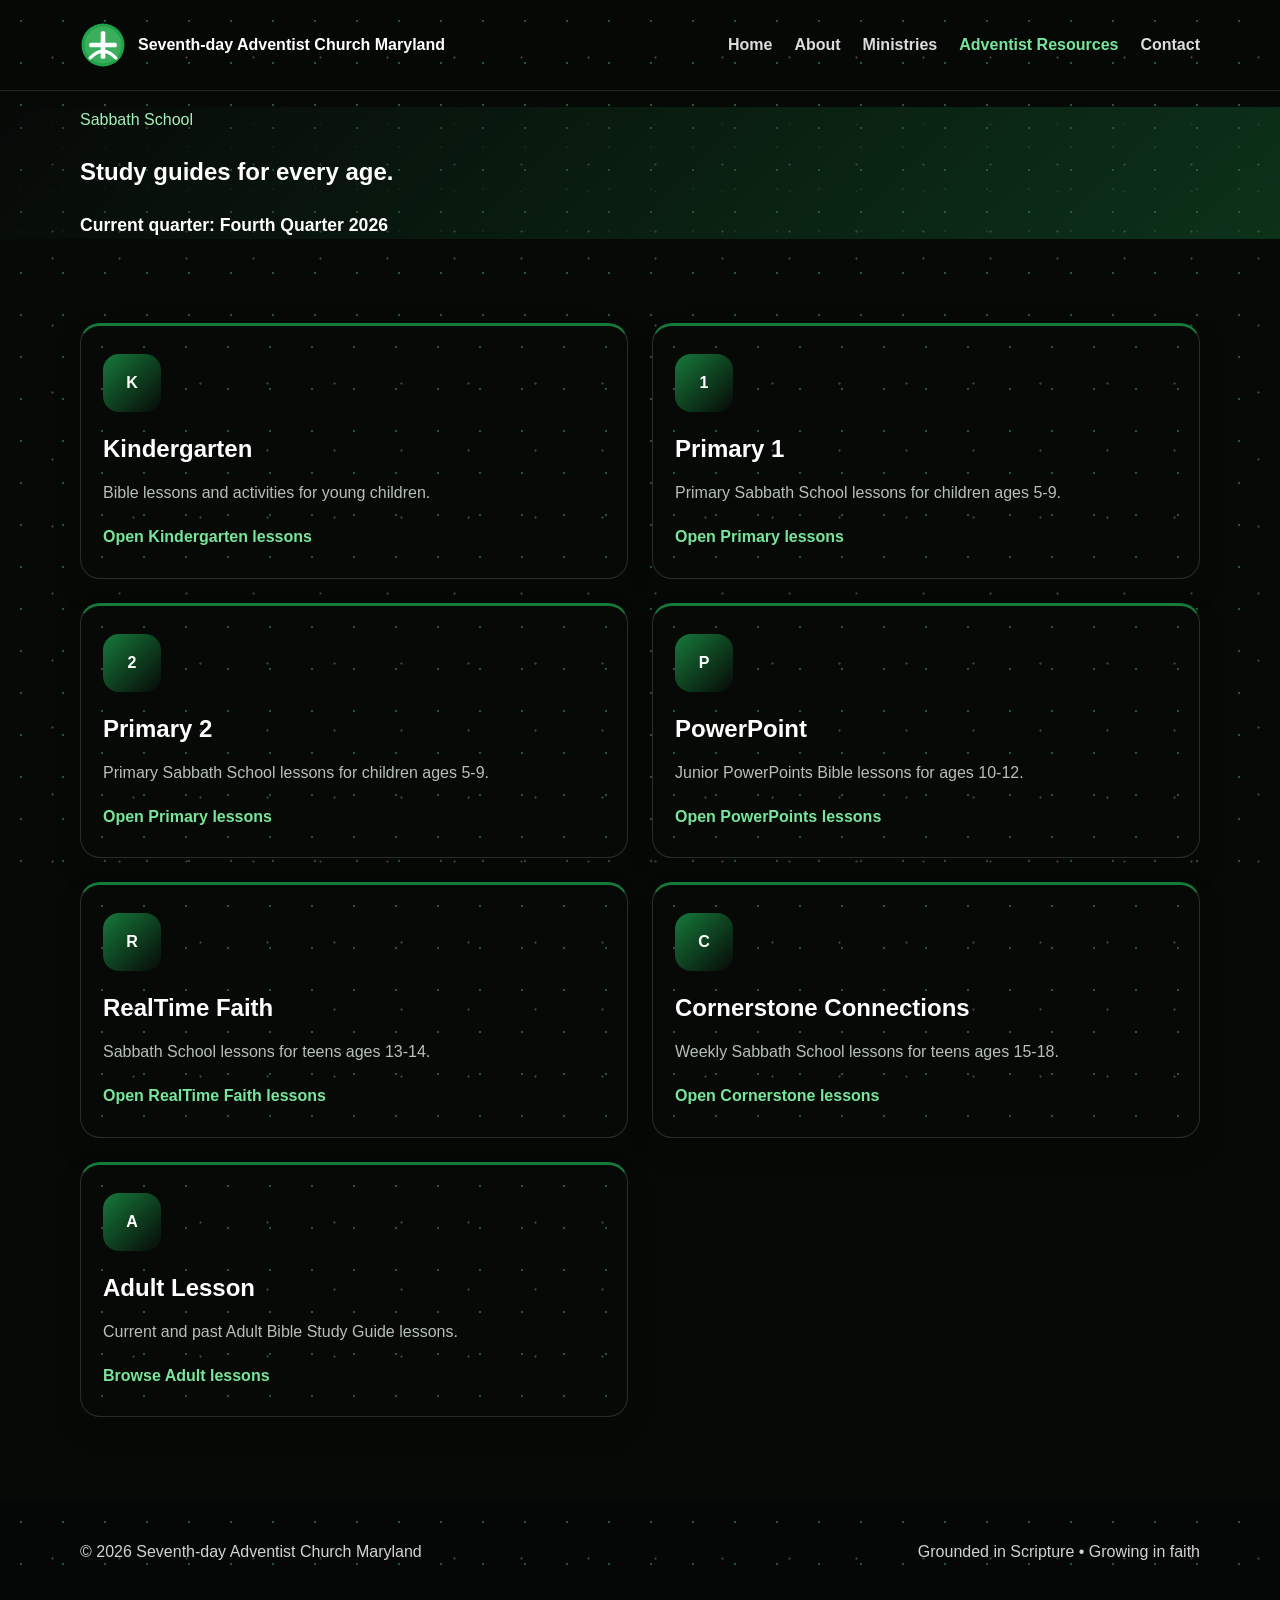
<file: study-guides.html>
<!DOCTYPE html>
<html lang="en">
  <head>
    <meta charset="UTF-8" />
    <meta name="viewport" content="width=device-width, initial-scale=1.0" />
    <title>Study Guides | Seventh-day Adventist Church Maryland</title>
    <link rel="stylesheet" href="resources.css" />
    <link rel="stylesheet" href="palette.css?v=2" />
  </head>
  <body>
    <header class="site-header">
      <div class="container nav">
        <a class="brand" href="home.html">
          <img src="logo.svg" alt="Church logo" />
          <span>Seventh-day Adventist Church Maryland</span>
        </a>

        <nav class="main-nav" aria-label="Main navigation">
          <a href="home.html">Home</a>
          <a href="about.html">About</a>
          <a href="ministries.html">Ministries</a>
          <a class="active" href="resources.html">Adventist Resources</a>
          <a href="contact.html">Contact</a>
        </nav>
      </div>
    </header>

    <main>
      <section class="page-hero">
        <div class="container hero-inner">
          <div>
            <p class="eyebrow">Sabbath School</p>
            <h1>Study guides for every age.</h1>
            <p class="quarter-label" id="current-quarter" aria-live="polite">Browse current-quarter lessons below.</p>
          </div>
        </div>
      </section>

      <section class="section">
        <div class="container resources-grid">
          <article class="resource-card">
            <div class="resource-icon">K</div>
            <h3>Kindergarten</h3>
            <p>Bible lessons and activities for young children.</p>
            <a class="resource-link" href="https://www.gracelink.net/kindergarten" target="_blank" rel="noreferrer">Open Kindergarten lessons</a>
          </article>

          <article class="resource-card">
            <div class="resource-icon">1</div>
            <h3>Primary 1</h3>
            <p>Primary Sabbath School lessons for children ages 5-9.</p>
            <a class="resource-link" href="https://www.gracelink.net/primary" target="_blank" rel="noreferrer">Open Primary lessons</a>
          </article>

          <article class="resource-card">
            <div class="resource-icon">2</div>
            <h3>Primary 2</h3>
            <p>Primary Sabbath School lessons for children ages 5-9.</p>
            <a class="resource-link" href="https://www.gracelink.net/primary" target="_blank" rel="noreferrer">Open Primary lessons</a>
          </article>

          <article class="resource-card">
            <div class="resource-icon">P</div>
            <h3>PowerPoint</h3>
            <p>Junior PowerPoints Bible lessons for ages 10-12.</p>
            <a class="resource-link" href="https://www.juniorpowerpoints.org/page2447" target="_blank" rel="noreferrer">Open PowerPoints lessons</a>
          </article>

          <article class="resource-card">
            <div class="resource-icon">R</div>
            <h3>RealTime Faith</h3>
            <p>Sabbath School lessons for teens ages 13-14.</p>
            <a class="resource-link" href="https://www.realtimefaith.net/page2566" target="_blank" rel="noreferrer">Open RealTime Faith lessons</a>
          </article>

          <article class="resource-card">
            <div class="resource-icon">C</div>
            <h3>Cornerstone Connections</h3>
            <p>Weekly Sabbath School lessons for teens ages 15-18.</p>
            <a class="resource-link" href="https://www.cornerstoneconnections.net/lessons" target="_blank" rel="noreferrer">Open Cornerstone lessons</a>
          </article>

          <article class="resource-card">
            <div class="resource-icon">A</div>
            <h3>Adult Lesson</h3>
            <p>Current and past Adult Bible Study Guide lessons.</p>
            <a class="resource-link" href="https://absg.sspmadventist.org/study" target="_blank" rel="noreferrer">Browse Adult lessons</a>
          </article>
        </div>
      </section>
    </main>

    <footer class="site-footer">
      <div class="container footer-inner">
        <p>© 2026 Seventh-day Adventist Church Maryland</p>
        <p>Grounded in Scripture • Growing in faith</p>
      </div>
    </footer>
  <script>
    const currentDate = new Date();
    const quarterNames = ["First", "Second", "Third", "Fourth"];
    const quarterName = quarterNames[Math.floor(currentDate.getMonth() / 3)];
    document.getElementById("current-quarter").textContent = `Current quarter: ${quarterName} Quarter ${currentDate.getFullYear()}`;
  </script>
  </body>
</html>
</file>
<file: resources.css>
:root {
  --green: #167a3a;
  --dark: #080b09;
  --light: #f2f4f2;
  --muted: #58615b;
  --white: #ffffff;
  --shadow: 0 12px 30px rgba(0, 0, 0, 0.12);
}

* {
  box-sizing: border-box;
}

body {
  margin: 0;
  font-family: Arial, sans-serif;
  background: var(--white);
  color: var(--dark);
  line-height: 1.6;
}

img {
  max-width: 100%;
  display: block;
}

.container {
  width: min(1120px, calc(100% - 32px));
  margin: 0 auto;
}

.site-header {
  background: rgba(8, 11, 9, 0.97);
  border-bottom: 1px solid rgba(255, 255, 255, 0.12);
  position: sticky;
  top: 0;
  z-index: 20;
}

.nav {
  display: flex;
  align-items: center;
  justify-content: space-between;
  gap: 24px;
  min-height: 90px;
}

.brand {
  display: inline-flex;
  align-items: center;
  gap: 12px;
    --green: #167a3a;
    --dark: #080b09;
    --light: #f2f4f2;
    text-decoration: none;
    color: var(--white);
    font-weight: 700;
  }

  .nav {
    display: flex;
    align-items: center;
    justify-content: space-between;
    gap: 24px;
    min-height: 90px;
  }

  .brand {
    display: inline-flex;
    align-items: center;
    gap: 12px;
    text-decoration: none;
    color: var(--white);
    font-weight: 700;
  }

  .brand img {
    width: 46px;
    height: 46px;
  }

  .main-nav {
    display: flex;
    align-items: center;
    gap: 22px;
    flex-wrap: wrap;
  }

  .main-nav a {
    text-decoration: none;
    color: rgba(255, 255, 255, 0.86);
    font-weight: 600;
  }

  .main-nav a.active,
  .main-nav a:hover {
    color: #62d987;
  }

  .nav-btn {
    display: inline-flex;
    align-items: center;
    justify-content: center;
    background: var(--green);
    color: var(--white);
    text-decoration: none;
    border-radius: 999px;
    padding: 12px 18px;
    font-weight: 700;
    box-shadow: var(--shadow);
  }
  margin-bottom: 18px;
}

.page-hero h1 {
  margin: 0;
  font-size: clamp(2.3rem, 5vw, 4rem);
  line-height: 1.1;
  color: var(--white);
  max-width: 760px;
  text-shadow: 0 6px 24px rgba(0, 0, 0, 0.15);
}

.quarter-label {
  margin: 16px 0 0;
  color: var(--white);
  font-size: 1.1rem;
  font-weight: 700;
}

.section {
  padding: 84px 0;
}

.resources-grid {
  display: grid;
  grid-template-columns: repeat(2, minmax(0, 1fr));
  gap: 24px;
}

.resource-card {
  background: var(--white);
  border: 1px solid rgba(18, 40, 26, 0.08);
  border-radius: 20px;
  box-shadow: var(--shadow);
  padding: 28px 22px;
}

.resource-icon {
  width: 58px;
  height: 58px;
  border-radius: 16px;
  display: grid;
  place-items: center;
  background: linear-gradient(135deg, #1fa347, #0c6c34);
  color: var(--white);
  font-weight: 800;
  margin-bottom: 18px;
}

.resource-card h3 {
  margin: 0 0 12px;
  font-size: 1.5rem;
}

.resource-card p {
  margin: 0;
  color: var(--muted);
}

.resource-link {
  display: inline-block;
  margin-top: 18px;
  text-decoration: none;
  color: var(--green);
  font-weight: 700;
}

.resource-link:hover {
  text-decoration: underline;
}

.site-footer {
  background: var(--dark);
  color: rgba(255, 255, 255, 0.8);
  padding: 22px 0;
}

.footer-inner {
  display: flex;
  justify-content: space-between;
  align-items: center;
  gap: 16px;
  flex-wrap: wrap;
}

@media (max-width: 900px) {
  .nav {
    flex-wrap: wrap;
    justify-content: center;
    padding: 16px 0;
  }

  .resources-grid {
    grid-template-columns: 1fr;
  }
}

@media (max-width: 640px) {
  .main-nav {
    justify-content: center;
  }

  .site-footer {
    text-align: center;
  }

  .footer-inner {
    justify-content: center;
  }
}
</file>
<file: palette.css>
:root {
  --green: #167a3a;
  --dark: #070907;
  --light: #111713;
  --muted: #b6c0b9;
  --white: #ffffff;
  --shadow: 0 12px 30px rgba(0, 0, 0, 0.12);
  --dark-particles: radial-gradient(circle, rgba(100, 230, 145, 0.34) 1px, transparent 1.6px), radial-gradient(circle, rgba(255, 255, 255, 0.22) 0.8px, transparent 1.5px);
  --light-particles: radial-gradient(circle, rgba(22, 122, 58, 0.24) 1px, transparent 1.6px), radial-gradient(circle, rgba(8, 11, 9, 0.14) 0.8px, transparent 1.5px);
}

body {
  background-color: var(--dark);
  background-image: var(--dark-particles);
  background-size: 42px 42px, 67px 67px;
  background-position: 0 0, 19px 24px;
  background-attachment: fixed;
  color: var(--white);
}

.site-header {
  background-color: rgba(7, 9, 7, 0.98);
  background-image: var(--dark-particles);
  background-size: 42px 42px, 67px 67px;
  background-position: 0 0, 19px 24px;
  border-bottom: 1px solid rgba(255, 255, 255, 0.12);
}

.nav {
  display: flex;
  align-items: center;
  justify-content: space-between;
  gap: 24px;
  min-height: 90px;
}

.brand {
  display: inline-flex;
  align-items: center;
  gap: 12px;
  color: var(--white);
  font-weight: 700;
  text-decoration: none;
}

.brand img {
  width: 46px;
  height: 46px;
}

.main-nav {
  display: flex;
  align-items: center;
  gap: 22px;
  flex-wrap: wrap;
}

.main-nav a {
  color: rgba(255, 255, 255, 0.86);
}

.main-nav a.active,
.main-nav a:hover {
  color: #78e69a;
}

.nav-btn,
.primary-btn,
.contact-form button,
.account-actions .signup-btn,
.auth-submit {
  background: var(--green);
}

.page-hero {
  position: relative;
  isolation: isolate;
}

.page-hero::before {
  position: absolute;
  z-index: 0;
  inset: 0;
  background: linear-gradient(135deg, rgba(7, 9, 7, 0.9), rgba(14, 69, 34, 0.68));
  content: "";
  pointer-events: none;
}

.page-hero::after {
  position: absolute;
  z-index: 1;
  inset: 0;
  background-image: var(--dark-particles);
  background-size: 42px 42px, 67px 67px;
  background-position: 0 0, 19px 24px;
  content: "";
  opacity: 0.75;
  pointer-events: none;
}

.page-hero > .container {
  position: relative;
  z-index: 2;
}

.hero::before {
  background: linear-gradient(135deg, rgba(7, 9, 7, 0.9), rgba(14, 69, 34, 0.64));
}

.hero::after {
  position: absolute;
  z-index: 2;
  inset: 0;
  background-image: var(--dark-particles);
  background-size: 42px 42px, 67px 67px;
  background-position: 0 0, 19px 24px;
  content: "";
  opacity: 0.75;
  pointer-events: none;
}

.hero-inner {
  z-index: 3;
}

.hero-card,
.team-card,
.info-panel,
.feature-card,
.event-card,
.value-card,
.highlight-box,
.ministry-card,
.resource-card,
.contact-form {
  background-color: var(--dark);
  background-image: var(--dark-particles);
  background-size: 42px 42px, 67px 67px;
  background-position: 0 0, 19px 24px;
  border-color: rgba(255, 255, 255, 0.14);
  color: var(--white);
}

.hero-card h3,
.team-card h3,
.info-panel h2,
.info-panel .hours h3,
.feature-card h3,
.event-card h3,
.value-card h3,
.ministry-card h3,
.resource-card h3,
.highlight-box h2 {
  color: var(--white);
}

.hero-card ul,
.team-card p,
.info-panel ul,
.feature-card p,
.event-card p,
.value-card p,
.ministry-card p,
.resource-card p {
  color: var(--muted);
}

.contact-form label {
  display: flex;
  flex-direction: column;
  color: var(--white);
}

.contact-form input,
.contact-form textarea,
.auth-field input {
  background: #ffffff;
  color: #080b09;
}

.eyebrow.dark {
  color: #78e69a;
}

.eyebrow:not(.dark) {
  color: #a4f0ba;
}

.resource-link {
  color: #78e69a;
}

.event-date {
  background: var(--green);
  color: var(--white);
}

.hours {
  border-color: rgba(255, 255, 255, 0.16);
}

.ministry-card,
.resource-card {
  border: 1px solid rgba(255, 255, 255, 0.14);
  border-top: 3px solid var(--green);
}

.icon,
.resource-icon {
  background: linear-gradient(135deg, #167a3a, #070907);
}

.video-slot {
  border-color: rgba(255, 255, 255, 0.3);
  background: linear-gradient(135deg, rgba(22, 122, 58, 0.28), rgba(7, 9, 7, 0.6));
  color: var(--white);
}

.site-footer {
  background-color: #050706;
  background-image: var(--dark-particles);
  background-size: 42px 42px, 67px 67px;
  background-position: 0 0, 19px 24px;
  color: rgba(255, 255, 255, 0.82);
}

.alt-bg {
  background-color: var(--light);
  background-image: var(--light-particles);
  background-size: 42px 42px, 67px 67px;
  background-position: 0 0, 19px 24px;
}

body,
.site-header,
.site-footer,
.alt-bg,
.page-hero::after,
.hero::after,
.hero-card,
.team-card,
.info-panel,
.feature-card,
.event-card,
.value-card,
.highlight-box,
.ministry-card,
.resource-card,
.contact-form {
  animation: particle-drift 24s linear infinite;
}

@keyframes particle-drift {
  to {
    background-position: 42px 42px, 86px 91px;
  }
}

.auth-dialog {
  background-color: #0c110e;
  color: var(--white);
}

.auth-heading h2,
.auth-field {
  color: var(--white);
}

.auth-toggle {
  background: #18201a;
}

.auth-tab[aria-pressed="true"] {
  background: var(--green);
  color: var(--white);
}

@media (prefers-reduced-motion: reduce) {
  body,
  .site-header,
  .site-footer,
  .alt-bg,
  .page-hero::after,
  .hero::after,
  .hero-card,
  .team-card,
  .info-panel,
  .feature-card,
  .event-card,
  .value-card,
  .highlight-box,
  .ministry-card,
  .resource-card,
  .contact-form {
    animation: none;
  }
}

@media (max-width: 900px) {
  .nav {
    flex-wrap: wrap;
    justify-content: center;
    padding: 16px 0;
  }
}

@media (max-width: 640px) {
  .main-nav {
    justify-content: center;
  }

  .site-footer {
    text-align: center;
  }

  .footer-inner {
    justify-content: center;
  }
}

@media (max-width: 900px) {
  .nav {
    flex-wrap: wrap;
    justify-content: center;
    padding: 16px 0;
  }
}

@media (max-width: 640px) {
  .main-nav {
    justify-content: center;
  }

  .site-footer {
    text-align: center;
  }

  .footer-inner {
    justify-content: center;
  }
}
</file>
